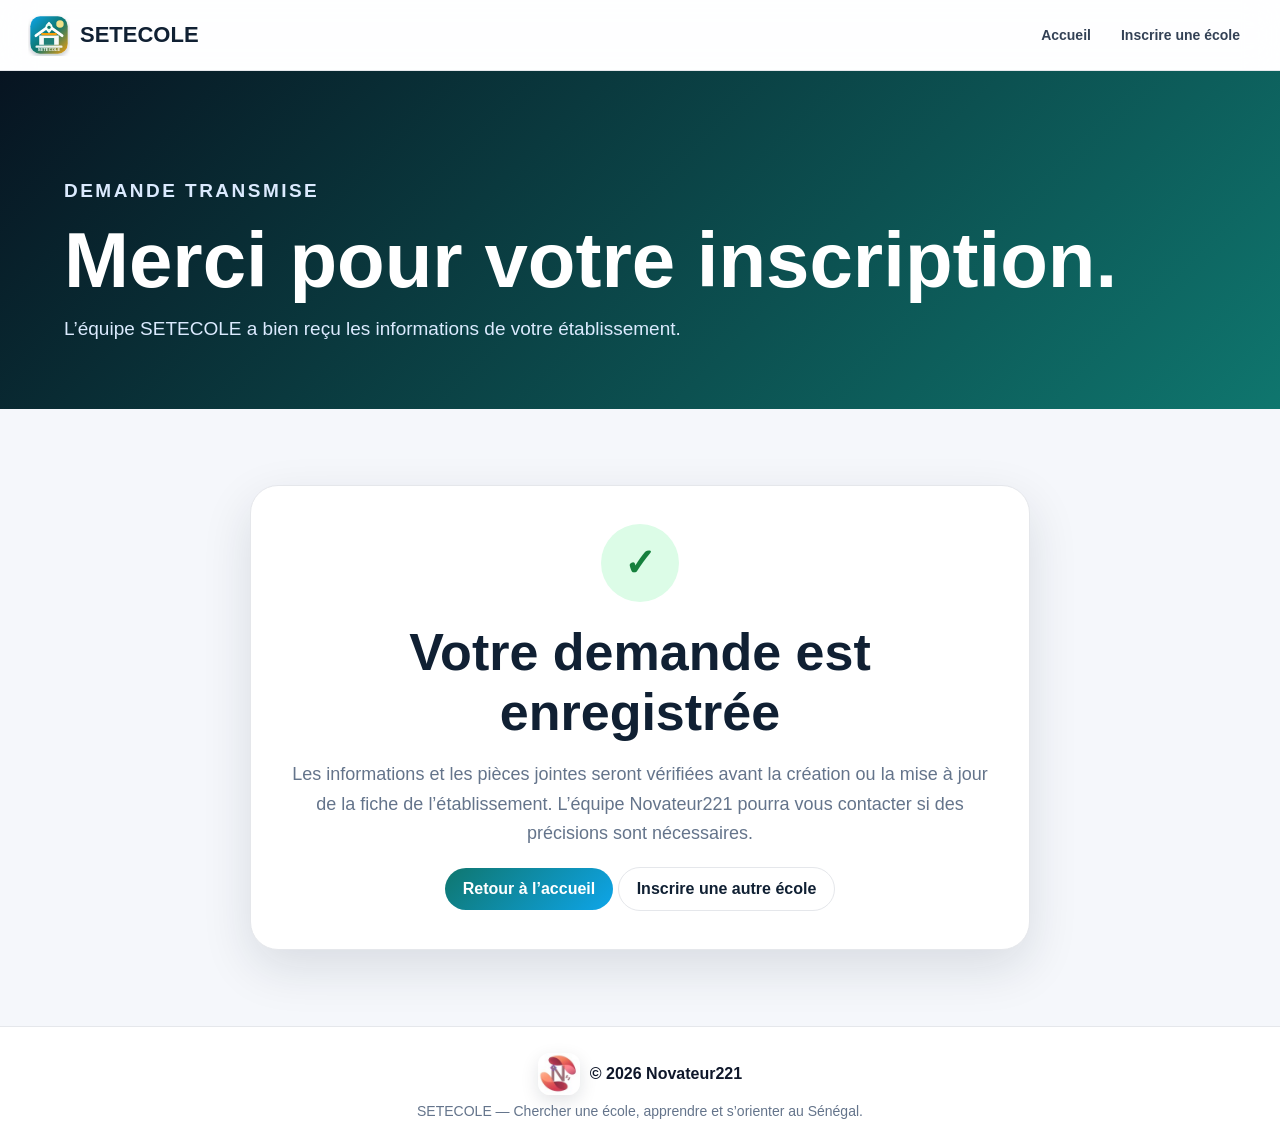
<file: inscription-reussie.html>
<!DOCTYPE html><html lang="fr"><head><meta charset="utf-8"><meta name="viewport" content="width=device-width,initial-scale=1"><title>Demande envoyée — SETECOLE</title><link href="style.css" rel="stylesheet"><link href="assets/favicon.png" rel="icon" type="image/png"><link href="assets/favicon.png" rel="apple-touch-icon"></head><body>
<nav class="topbar"><a class="brand" href="index.html"><img alt="Logo SETECOLE" src="assets/logo-setecole.svg"><span>SETECOLE</span></a><div class="navlinks"><a href="index.html">Accueil</a><a href="rejoindre-setecole.html">Inscrire une école</a></div></nav>
<main><section class="page-hero"><p class="eyebrow">Demande transmise</p><h1>Merci pour votre inscription.</h1><p>L’équipe SETECOLE a bien reçu les informations de votre établissement.</p></section><section class="section"><article class="success-card"><div class="success-icon">✓</div><h2>Votre demande est enregistrée</h2><p>Les informations et les pièces jointes seront vérifiées avant la création ou la mise à jour de la fiche de l’établissement. L’équipe Novateur221 pourra vous contacter si des précisions sont nécessaires.</p><a class="btn primary" href="index.html">Retour à l’accueil</a> <a class="btn" href="rejoindre-setecole.html">Inscrire une autre école</a></article></section></main>
<footer class="site-footer"><div class="footer-credit"><img src="assets/logo-novateur221.png" alt="Logo Novateur221"><span>© 2026 Novateur221</span></div><p>SETECOLE — Chercher une école, apprendre et s’orienter au Sénégal.</p></footer><script src="site.js"></script></body></html>
</file>
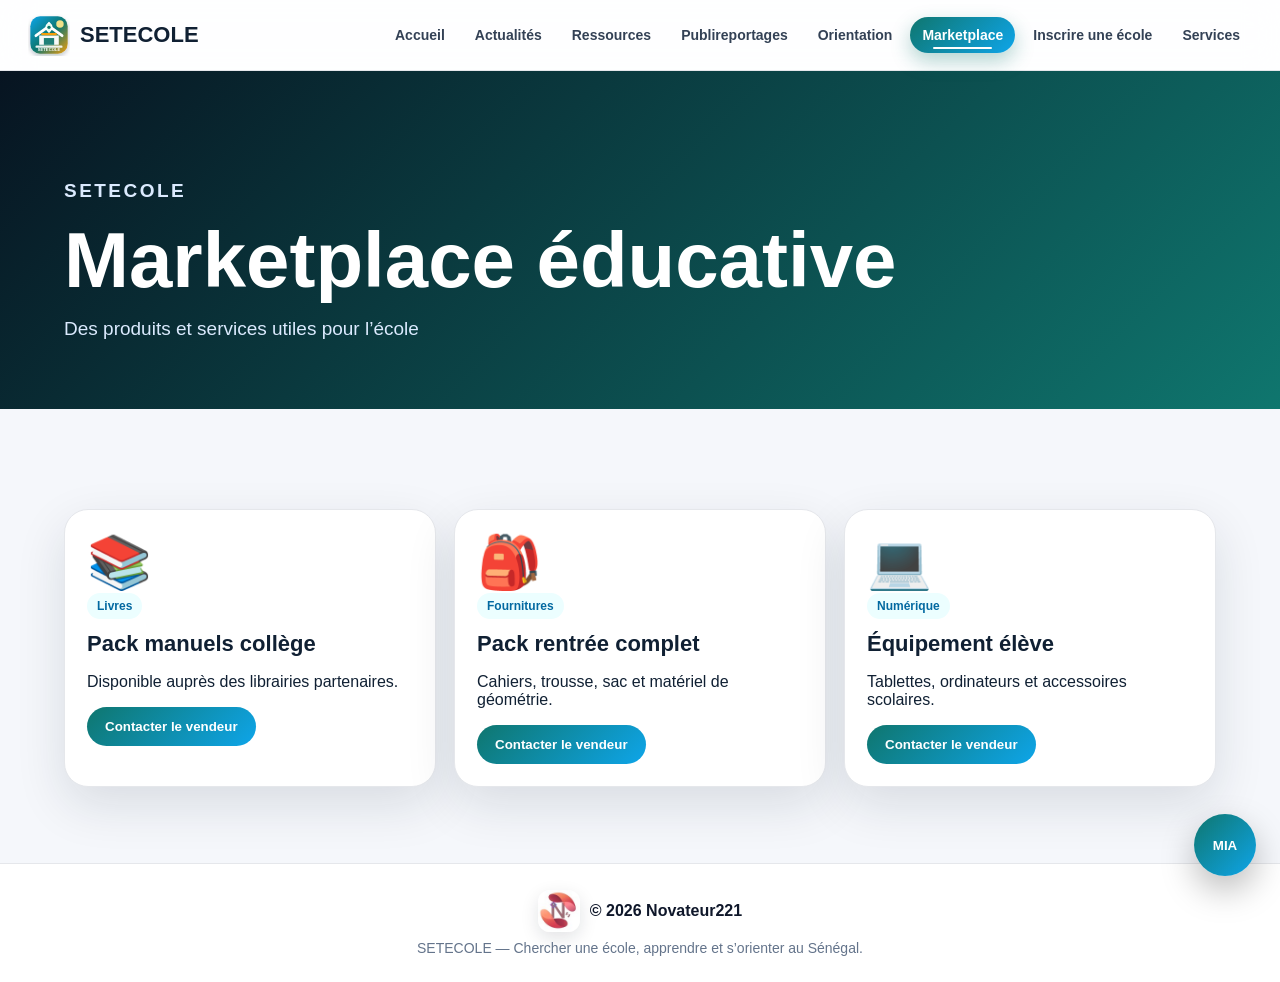
<file: marketplace.html>
<!DOCTYPE html>
<html lang="fr"><head><meta charset="utf-8"/><meta content="width=device-width,initial-scale=1" name="viewport"/><title>Marketplace éducative — SETECOLE</title><link href="style.css" rel="stylesheet"/>
<link href="assets/favicon.png" rel="icon" type="image/png"/>
<link href="assets/favicon.png" rel="apple-touch-icon"/>

<style id="setecole-active-nav-critical">
.navlinks a.is-current-page,.navlinks a[aria-current="page"]{background:linear-gradient(135deg,#0f766e,#0ea5e9)!important;color:#fff!important;box-shadow:0 8px 20px rgba(15,118,110,.32)!important;position:relative!important}
.navlinks a.is-current-page::after,.navlinks a[aria-current="page"]::after{content:"";position:absolute;left:22%;right:22%;bottom:4px;height:2px;border-radius:999px;background:#fff}
@media(max-width:760px){.navlinks a.is-current-page,.navlinks a[aria-current="page"]{display:block!important;border-radius:15px!important;padding:12px 14px!important}}
</style>
</head><body><nav class="topbar"><a class="brand" href="index.html"><img alt="Logo SETECOLE" src="assets/logo-setecole.svg"/><span>SETECOLE</span></a><button class="menu-btn" id="menuBtn">☰</button><div class="navlinks"><a href="index.html">Accueil</a><a href="actualites.html">Actualités</a><a href="ressources.html">Ressources</a><a href="publireportages.html">Publireportages</a><a href="orientation.html">Orientation</a><a aria-current="page" class="is-current-page" href="marketplace.html">Marketplace</a><a href="rejoindre-setecole.html">Inscrire une école</a><a href="services.html">Services</a></div></nav><main><section class="page-hero"><p class="eyebrow">SETECOLE</p><h1>Marketplace éducative</h1><p>Des produits et services utiles pour l’école</p></section><section class="section"><div class="market-grid"><article class="product-card"><div style="font-size:52px">📚</div><span class="tag">Livres</span><h3>Pack manuels collège</h3><p>Disponible auprès des librairies partenaires.</p><button class="btn primary">Contacter le vendeur</button></article><article class="product-card"><div style="font-size:52px">🎒</div><span class="tag">Fournitures</span><h3>Pack rentrée complet</h3><p>Cahiers, trousse, sac et matériel de géométrie.</p><button class="btn primary">Contacter le vendeur</button></article><article class="product-card"><div style="font-size:52px">💻</div><span class="tag">Numérique</span><h3>Équipement élève</h3><p>Tablettes, ordinateurs et accessoires scolaires.</p><button class="btn primary">Contacter le vendeur</button></article></div></section></main><footer class="site-footer"><div class="footer-credit"><img src="assets/logo-novateur221.png" alt="Logo Novateur221"/><span>© 2026 Novateur221</span></div><p>SETECOLE — Chercher une école, apprendre et s’orienter au Sénégal.</p></footer><button aria-label="Ouvrir MIA" class="mia-fab" id="miaFab">MIA</button><section class="mia-widget" id="miaWidget"><header><div><b>MIA</b><small>Assistant SetEcole</small></div><button id="miaClose">×</button></header><div class="mia-widget-messages" id="miaWidgetMessages"><div class="msg bot">Bonjour 👋 Je peux vous aider à trouver une école, une ressource ou une orientation.</div></div><div class="mia-widget-row"><input id="miaWidgetInput" placeholder="Posez votre question..."/><button id="miaWidgetSend">➤</button></div></section><script src="site.js"></script></body></html>
</file>
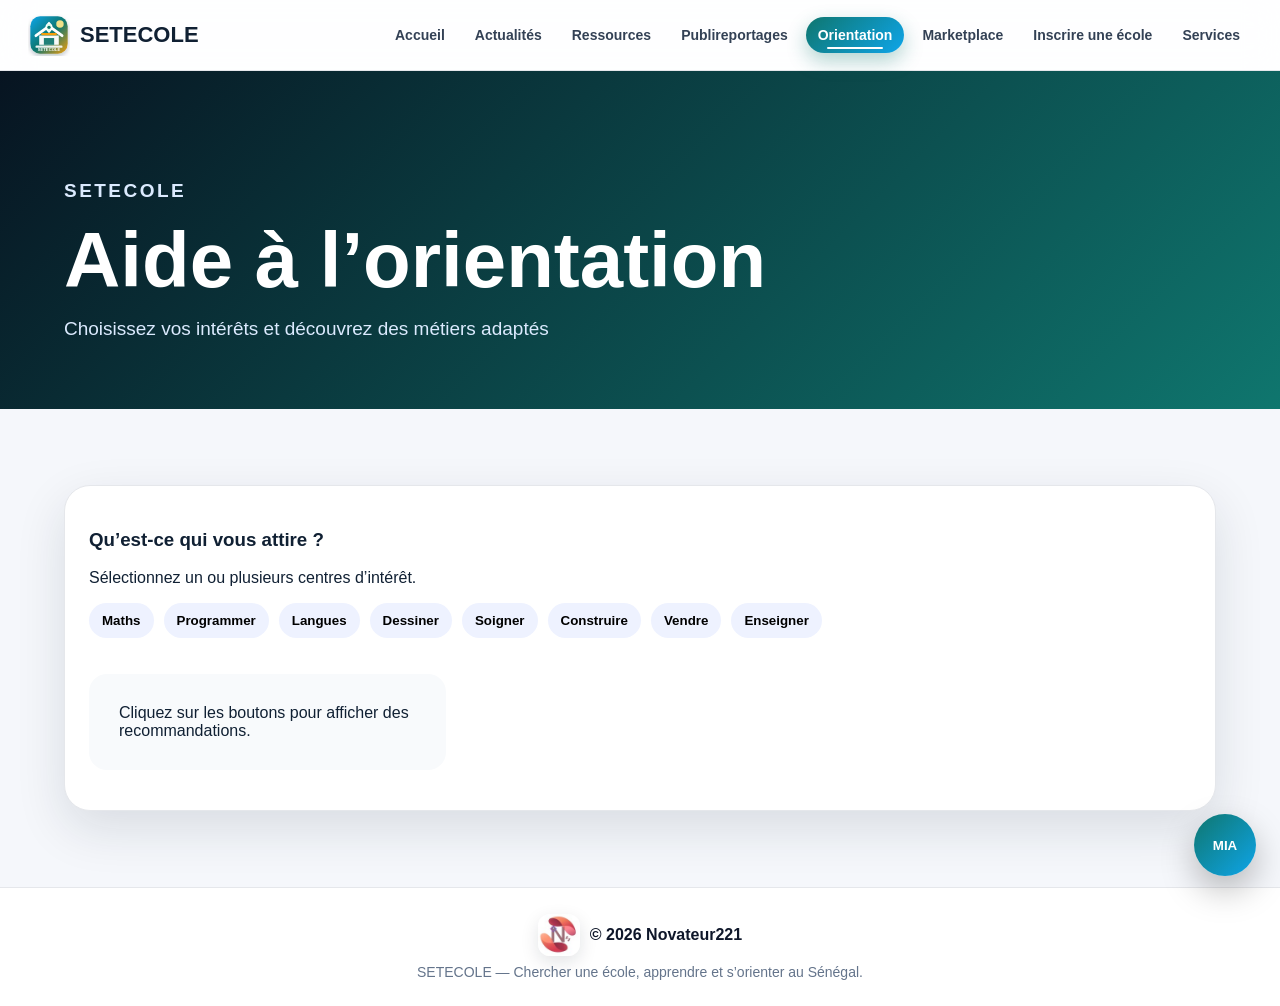
<file: orientation.html>
<!DOCTYPE html>
<html lang="fr"><head><meta charset="utf-8"/><meta content="width=device-width,initial-scale=1" name="viewport"/><title>Aide à l’orientation — SETECOLE</title><link href="style.css" rel="stylesheet"/>
<link href="assets/favicon.png" rel="icon" type="image/png"/>
<link href="assets/favicon.png" rel="apple-touch-icon"/>

<style id="setecole-active-nav-critical">
.navlinks a.is-current-page,.navlinks a[aria-current="page"]{background:linear-gradient(135deg,#0f766e,#0ea5e9)!important;color:#fff!important;box-shadow:0 8px 20px rgba(15,118,110,.32)!important;position:relative!important}
.navlinks a.is-current-page::after,.navlinks a[aria-current="page"]::after{content:"";position:absolute;left:22%;right:22%;bottom:4px;height:2px;border-radius:999px;background:#fff}
@media(max-width:760px){.navlinks a.is-current-page,.navlinks a[aria-current="page"]{display:block!important;border-radius:15px!important;padding:12px 14px!important}}
</style>
</head><body><nav class="topbar"><a class="brand" href="index.html"><img alt="Logo SETECOLE" src="assets/logo-setecole.svg"/><span>SETECOLE</span></a><button class="menu-btn" id="menuBtn">☰</button><div class="navlinks"><a href="index.html">Accueil</a><a href="actualites.html">Actualités</a><a href="ressources.html">Ressources</a><a href="publireportages.html">Publireportages</a><a aria-current="page" class="is-current-page" href="orientation.html">Orientation</a><a href="marketplace.html">Marketplace</a><a href="rejoindre-setecole.html">Inscrire une école</a><a href="services.html">Services</a></div></nav><main><section class="page-hero"><p class="eyebrow">SETECOLE</p><h1>Aide à l’orientation</h1><p>Choisissez vos intérêts et découvrez des métiers adaptés</p></section><section class="section"><div class="orientation-box"><h3>Qu’est-ce qui vous attire ?</h3><p>Sélectionnez un ou plusieurs centres d’intérêt.</p><div class="interest-chips" id="interestChips"></div><div class="career-results" id="careerResults"></div></div></section></main><footer class="site-footer"><div class="footer-credit"><img src="assets/logo-novateur221.png" alt="Logo Novateur221"/><span>© 2026 Novateur221</span></div><p>SETECOLE — Chercher une école, apprendre et s’orienter au Sénégal.</p></footer><script src="orientation.js"></script><button aria-label="Ouvrir MIA" class="mia-fab" id="miaFab">MIA</button><section class="mia-widget" id="miaWidget"><header><div><b>MIA</b><small>Assistant SetEcole</small></div><button id="miaClose">×</button></header><div class="mia-widget-messages" id="miaWidgetMessages"><div class="msg bot">Bonjour 👋 Je peux vous aider à trouver une école, une ressource ou une orientation.</div></div><div class="mia-widget-row"><input id="miaWidgetInput" placeholder="Posez votre question..."/><button id="miaWidgetSend">➤</button></div></section><script src="site.js"></script></body></html>
</file>
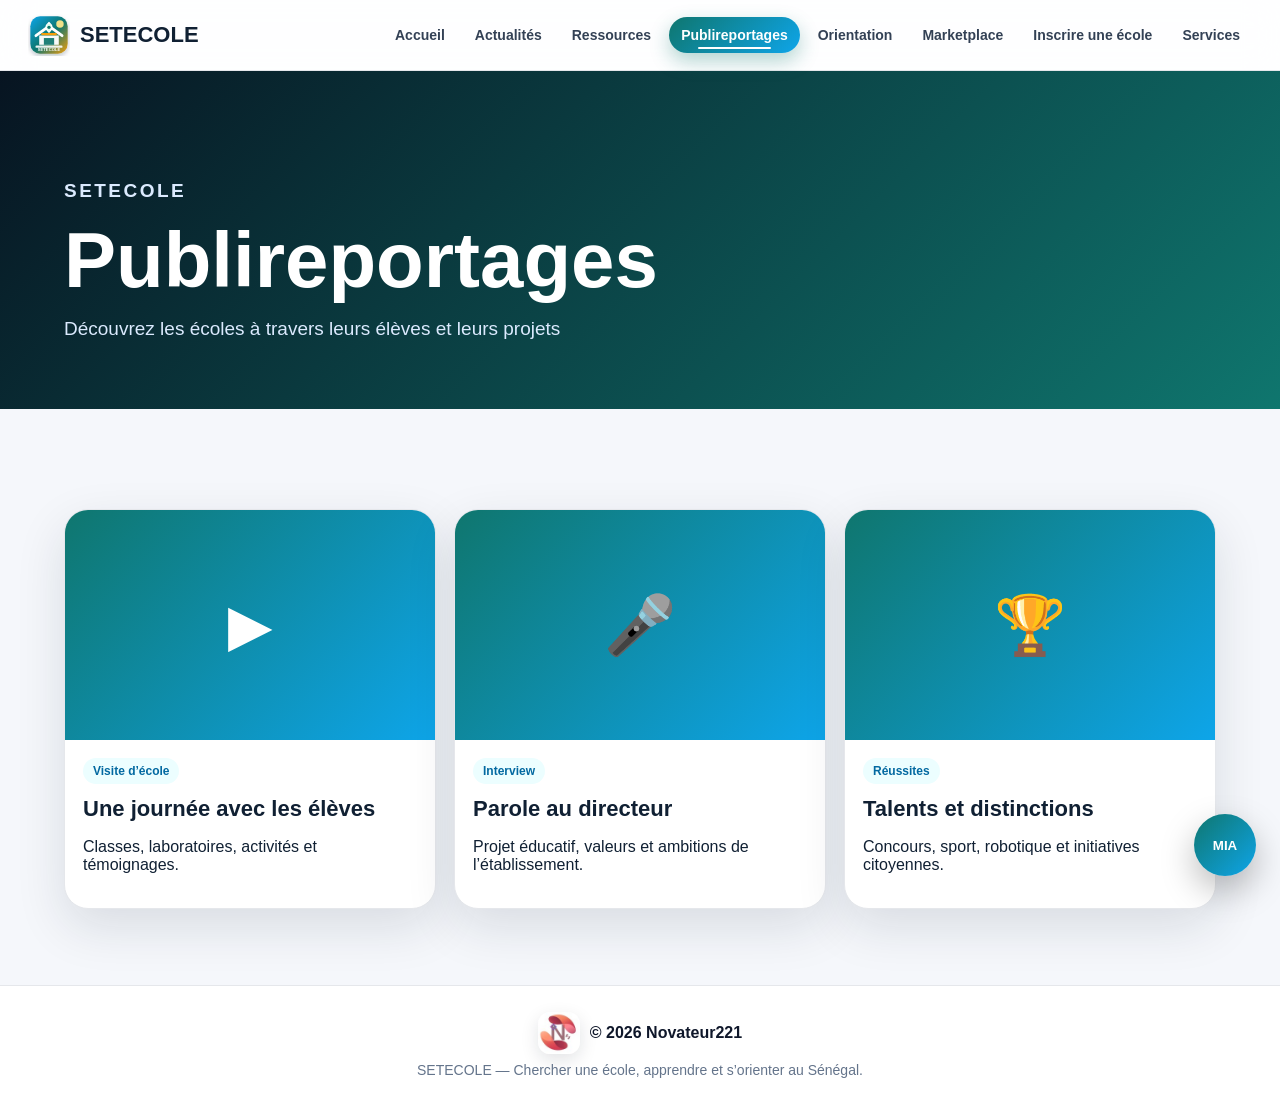
<file: publireportages.html>
<!DOCTYPE html>
<html lang="fr"><head><meta charset="utf-8"/><meta content="width=device-width,initial-scale=1" name="viewport"/><title>Publireportages — SETECOLE</title><link href="style.css" rel="stylesheet"/>
<link href="assets/favicon.png" rel="icon" type="image/png"/>
<link href="assets/favicon.png" rel="apple-touch-icon"/>

<style id="setecole-active-nav-critical">
.navlinks a.is-current-page,.navlinks a[aria-current="page"]{background:linear-gradient(135deg,#0f766e,#0ea5e9)!important;color:#fff!important;box-shadow:0 8px 20px rgba(15,118,110,.32)!important;position:relative!important}
.navlinks a.is-current-page::after,.navlinks a[aria-current="page"]::after{content:"";position:absolute;left:22%;right:22%;bottom:4px;height:2px;border-radius:999px;background:#fff}
@media(max-width:760px){.navlinks a.is-current-page,.navlinks a[aria-current="page"]{display:block!important;border-radius:15px!important;padding:12px 14px!important}}
</style>
</head><body><nav class="topbar"><a class="brand" href="index.html"><img alt="Logo SETECOLE" src="assets/logo-setecole.svg"/><span>SETECOLE</span></a><button class="menu-btn" id="menuBtn">☰</button><div class="navlinks"><a href="index.html">Accueil</a><a href="actualites.html">Actualités</a><a href="ressources.html">Ressources</a><a aria-current="page" class="is-current-page" href="publireportages.html">Publireportages</a><a href="orientation.html">Orientation</a><a href="marketplace.html">Marketplace</a><a href="rejoindre-setecole.html">Inscrire une école</a><a href="services.html">Services</a></div></nav><main><section class="page-hero"><p class="eyebrow">SETECOLE</p><h1>Publireportages</h1><p>Découvrez les écoles à travers leurs élèves et leurs projets</p></section><section class="section"><div class="video-grid"><article class="video-card"><div class="video-thumb">▶</div><div class="card-pad"><span class="tag">Visite d’école</span><h3>Une journée avec les élèves</h3><p>Classes, laboratoires, activités et témoignages.</p></div></article><article class="video-card"><div class="video-thumb">🎤</div><div class="card-pad"><span class="tag">Interview</span><h3>Parole au directeur</h3><p>Projet éducatif, valeurs et ambitions de l’établissement.</p></div></article><article class="video-card"><div class="video-thumb">🏆</div><div class="card-pad"><span class="tag">Réussites</span><h3>Talents et distinctions</h3><p>Concours, sport, robotique et initiatives citoyennes.</p></div></article></div></section></main><footer class="site-footer"><div class="footer-credit"><img src="assets/logo-novateur221.png" alt="Logo Novateur221"/><span>© 2026 Novateur221</span></div><p>SETECOLE — Chercher une école, apprendre et s’orienter au Sénégal.</p></footer><button aria-label="Ouvrir MIA" class="mia-fab" id="miaFab">MIA</button><section class="mia-widget" id="miaWidget"><header><div><b>MIA</b><small>Assistant SetEcole</small></div><button id="miaClose">×</button></header><div class="mia-widget-messages" id="miaWidgetMessages"><div class="msg bot">Bonjour 👋 Je peux vous aider à trouver une école, une ressource ou une orientation.</div></div><div class="mia-widget-row"><input id="miaWidgetInput" placeholder="Posez votre question..."/><button id="miaWidgetSend">➤</button></div></section><script src="site.js"></script></body></html>
</file>
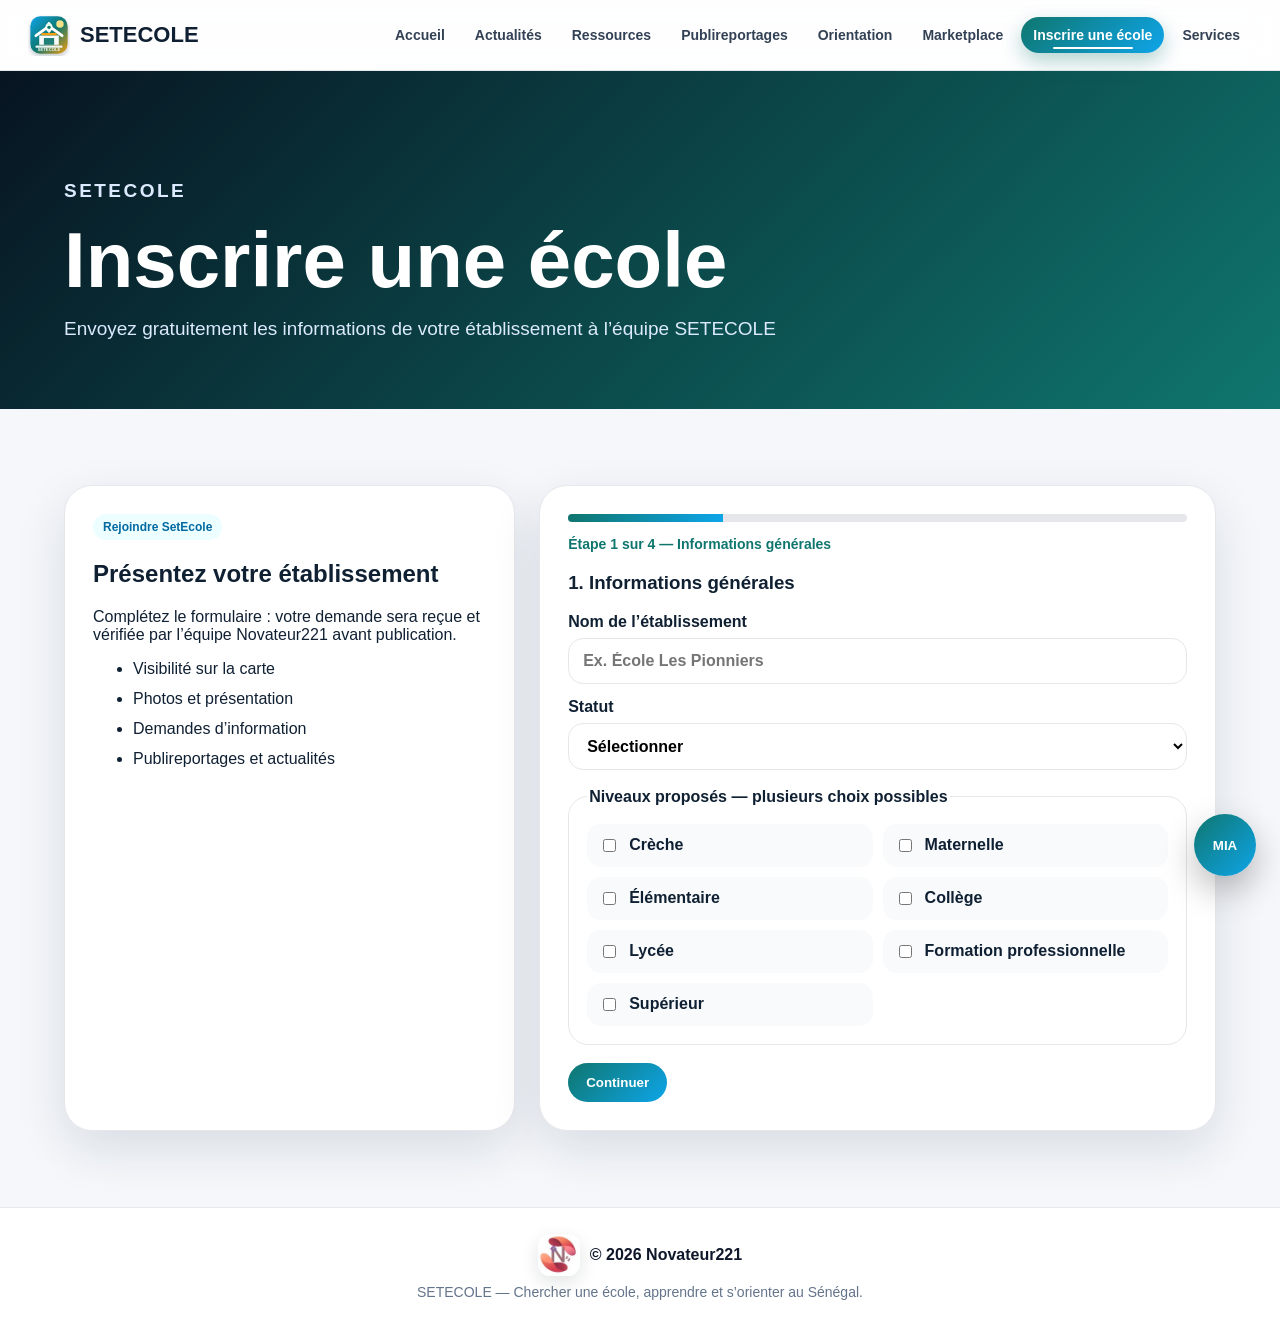
<file: rejoindre-setecole.html>
<!DOCTYPE html>

<html lang="fr"><head><meta charset="utf-8"/><meta content="width=device-width,initial-scale=1" name="viewport"/><title>Inscrire une école — SETECOLE</title><link href="style.css" rel="stylesheet"/>
<link href="assets/favicon.png" rel="icon" type="image/png"/>
<link href="assets/favicon.png" rel="apple-touch-icon"/>
<style id="setecole-active-nav-critical">
.navlinks a.is-current-page,.navlinks a[aria-current="page"]{background:linear-gradient(135deg,#0f766e,#0ea5e9)!important;color:#fff!important;box-shadow:0 8px 20px rgba(15,118,110,.32)!important;position:relative!important}
.navlinks a.is-current-page::after,.navlinks a[aria-current="page"]::after{content:"";position:absolute;left:22%;right:22%;bottom:4px;height:2px;border-radius:999px;background:#fff}
@media(max-width:760px){.navlinks a.is-current-page,.navlinks a[aria-current="page"]{display:block!important;border-radius:15px!important;padding:12px 14px!important}}
</style>
</head><body><nav class="topbar"><a class="brand" href="index.html"><img alt="Logo SETECOLE" src="assets/logo-setecole.svg"/><span>SETECOLE</span></a><button class="menu-btn" id="menuBtn">☰</button><div class="navlinks"><a href="index.html">Accueil</a><a href="actualites.html">Actualités</a><a href="ressources.html">Ressources</a><a href="publireportages.html">Publireportages</a><a href="orientation.html">Orientation</a><a href="marketplace.html">Marketplace</a><a aria-current="page" class="is-current-page" href="rejoindre-setecole.html">Inscrire une école</a><a href="services.html">Services</a></div></nav><main><section class="page-hero"><p class="eyebrow">SETECOLE</p><h1>Inscrire une école</h1><p>Envoyez gratuitement les informations de votre établissement à l’équipe SETECOLE</p></section><section class="section"><div class="form-shell"><div class="form-benefits"><span class="tag">Rejoindre SetEcole</span><h2>Présentez votre établissement</h2><p>Complétez le formulaire : votre demande sera reçue et vérifiée par l’équipe Novateur221 avant publication.</p><ul><li>Visibilité sur la carte</li><li>Photos et présentation</li><li>Demandes d’information</li><li>Publireportages et actualités</li></ul></div><form accept-charset="UTF-8" action="inscription-reussie.html" class="school-form" data-netlify="true" enctype="multipart/form-data" id="schoolForm" method="POST" name="inscription-ecole-setecole" netlify-honeypot="bot-field">
<input name="form-name" type="hidden" value="inscription-ecole-setecole"/>
<p aria-hidden="true" class="form-honey"><label>Ne pas remplir : <input autocomplete="off" name="bot-field" tabindex="-1"/></label></p>
<input name="Objet" type="hidden" value="Nouvelle demande d'inscription d'une école sur SETECOLE"/>
<div aria-label="Progression du formulaire" class="form-progress"><span id="progressBar"></span></div>
<p aria-live="polite" class="form-status" id="formStatus">Étape 1 sur 4 — Informations générales</p>
<div class="form-step active" data-step-title="Informations générales">
<h3>1. Informations générales</h3>
<label>Nom de l’établissement<input autocomplete="organization" name="Nom_etablissement" placeholder="Ex. École Les Pionniers" required=""/></label>
<label>Statut<select name="Statut" required=""><option value="">Sélectionner</option><option>Public</option><option>Privé</option><option>Associatif</option><option>Confessionnel</option></select></label>
<fieldset><legend>Niveaux proposés — plusieurs choix possibles</legend><div class="check-grid">
<label><input name="Niveaux" type="checkbox" value="Crèche"/> Crèche</label><label><input name="Niveaux" type="checkbox" value="Maternelle"/> Maternelle</label><label><input name="Niveaux" type="checkbox" value="Élémentaire"/> Élémentaire</label><label><input name="Niveaux" type="checkbox" value="Collège"/> Collège</label><label><input name="Niveaux" type="checkbox" value="Lycée"/> Lycée</label><label><input name="Niveaux" type="checkbox" value="Formation professionnelle"/> Formation professionnelle</label><label><input name="Niveaux" type="checkbox" value="Supérieur"/> Supérieur</label>
</div></fieldset>
<button class="btn primary next" type="button">Continuer</button>
</div>
<div class="form-step" data-step-title="Localisation et contact">
<h3>2. Localisation et contact</h3>
<div class="form-grid-two"><label>Région<input autocomplete="address-level1" name="Region" placeholder="Ex. Dakar" required=""/></label><label>Département<input name="Departement" placeholder="Ex. Pikine" required=""/></label></div>
<div class="form-grid-two"><label>Commune<input autocomplete="address-level2" name="Commune" required=""/></label><label>Quartier / village<input name="Quartier_village" placeholder="Localité précise"/></label></div>
<label>Lien Google Maps<input name="Lien_Google_Maps" placeholder="https://maps.google.com/..." type="url"/></label>
<button class="btn geo-btn" id="geoBtn" type="button">📍 Utiliser ma position actuelle</button>
<input id="schoolLatitude" name="Latitude" type="hidden"/><input id="schoolLongitude" name="Longitude" type="hidden"/>
<p aria-live="polite" class="geo-status" id="geoStatus"></p>
<div class="form-grid-two"><label>Téléphone / WhatsApp<input autocomplete="tel" name="Telephone" placeholder="+221 ..." required="" type="tel"/></label><label>Email<input autocomplete="email" name="Email" placeholder="ecole@exemple.sn" required="" type="email"/></label></div>
<label>Nom du responsable<input autocomplete="name" name="Responsable" required=""/></label>
<div class="form-actions"><button class="btn prev" type="button">Retour</button><button class="btn primary next" type="button">Continuer</button></div>
</div>
<div class="form-step" data-step-title="Présentation et services">
<h3>3. Présentation et services</h3>
<label>Présentation de l’établissement<textarea name="Presentation" placeholder="Historique, projet pédagogique, capacités, résultats..." required="" rows="6"></textarea></label>
<fieldset><legend>Services disponibles</legend><div class="check-grid">
<label><input name="Services" type="checkbox" value="Cantine"/> Cantine</label><label><input name="Services" type="checkbox" value="Transport"/> Transport</label><label><input name="Services" type="checkbox" value="Internat"/> Internat</label><label><input name="Services" type="checkbox" value="Bibliothèque"/> Bibliothèque</label><label><input name="Services" type="checkbox" value="Laboratoire"/> Laboratoire</label><label><input name="Services" type="checkbox" value="Salle informatique"/> Salle informatique</label><label><input name="Services" type="checkbox" value="Sport"/> Sport</label><label><input name="Services" type="checkbox" value="Accessibilité"/> Accessibilité</label>
</div></fieldset>
<div class="form-grid-two"><label>Effectif approximatif<input inputmode="numeric" min="0" name="Effectif" type="number"/></label><label>Frais annuels indicatifs (FCFA)<input inputmode="numeric" min="0" name="Frais_annuels" type="number"/></label></div>
<div class="form-actions"><button class="btn prev" type="button">Retour</button><button class="btn primary next" type="button">Continuer</button></div>
</div>
<div class="form-step" data-step-title="Documents et validation">
<h3>4. Documents et validation</h3>
<label>Document de renseignement de l’école <small>(PDF, DOC ou DOCX — facultatif)</small><input accept=".pdf,.doc,.docx,application/pdf,application/msword,application/vnd.openxmlformats-officedocument.wordprocessingml.document" name="Document_ecole" type="file"/></label>
<label>Photos de l’établissement <small>(JPG, PNG ou WEBP — plusieurs fichiers possibles)</small><input accept="image/jpeg,image/png,image/webp" multiple="" name="Photos_ecole" type="file"/></label>
<label class="consent-line"><input name="Autorisation" required="" type="checkbox" value="Oui"/> Je certifie être autorisé(e) à transmettre ces informations et j’accepte leur vérification avant publication.</label>
<p class="form-note">🔒 Envoi sécurisé par Netlify Forms. Les informations sont vérifiées avant leur publication sur SETECOLE.</p>
<p class="form-fallback">Un problème d’envoi ? <a href="mailto:novateur221@gmail.com" id="emailFallback">Écrire directement à Novateur221</a></p>
<div class="form-actions"><button class="btn prev" type="button">Retour</button><button class="btn primary" id="schoolSubmit" type="submit">Envoyer la demande</button></div>
</div>
</form></div></section></main><footer class="site-footer"><div class="footer-credit"><img alt="Logo Novateur221" src="assets/logo-novateur221.png"/><span>© 2026 Novateur221</span></div><p>SETECOLE — Chercher une école, apprendre et s’orienter au Sénégal.</p></footer><script src="form.js"></script><button aria-label="Ouvrir MIA" class="mia-fab" id="miaFab">MIA</button><section class="mia-widget" id="miaWidget"><header><div><b>MIA</b><small>Assistant SetEcole</small></div><button id="miaClose">×</button></header><div class="mia-widget-messages" id="miaWidgetMessages"><div class="msg bot">Bonjour 👋 Je peux vous aider à trouver une école, une ressource ou une orientation.</div></div><div class="mia-widget-row"><input id="miaWidgetInput" placeholder="Posez votre question..."/><button id="miaWidgetSend">➤</button></div></section><script src="site.js"></script></body></html>
</file>
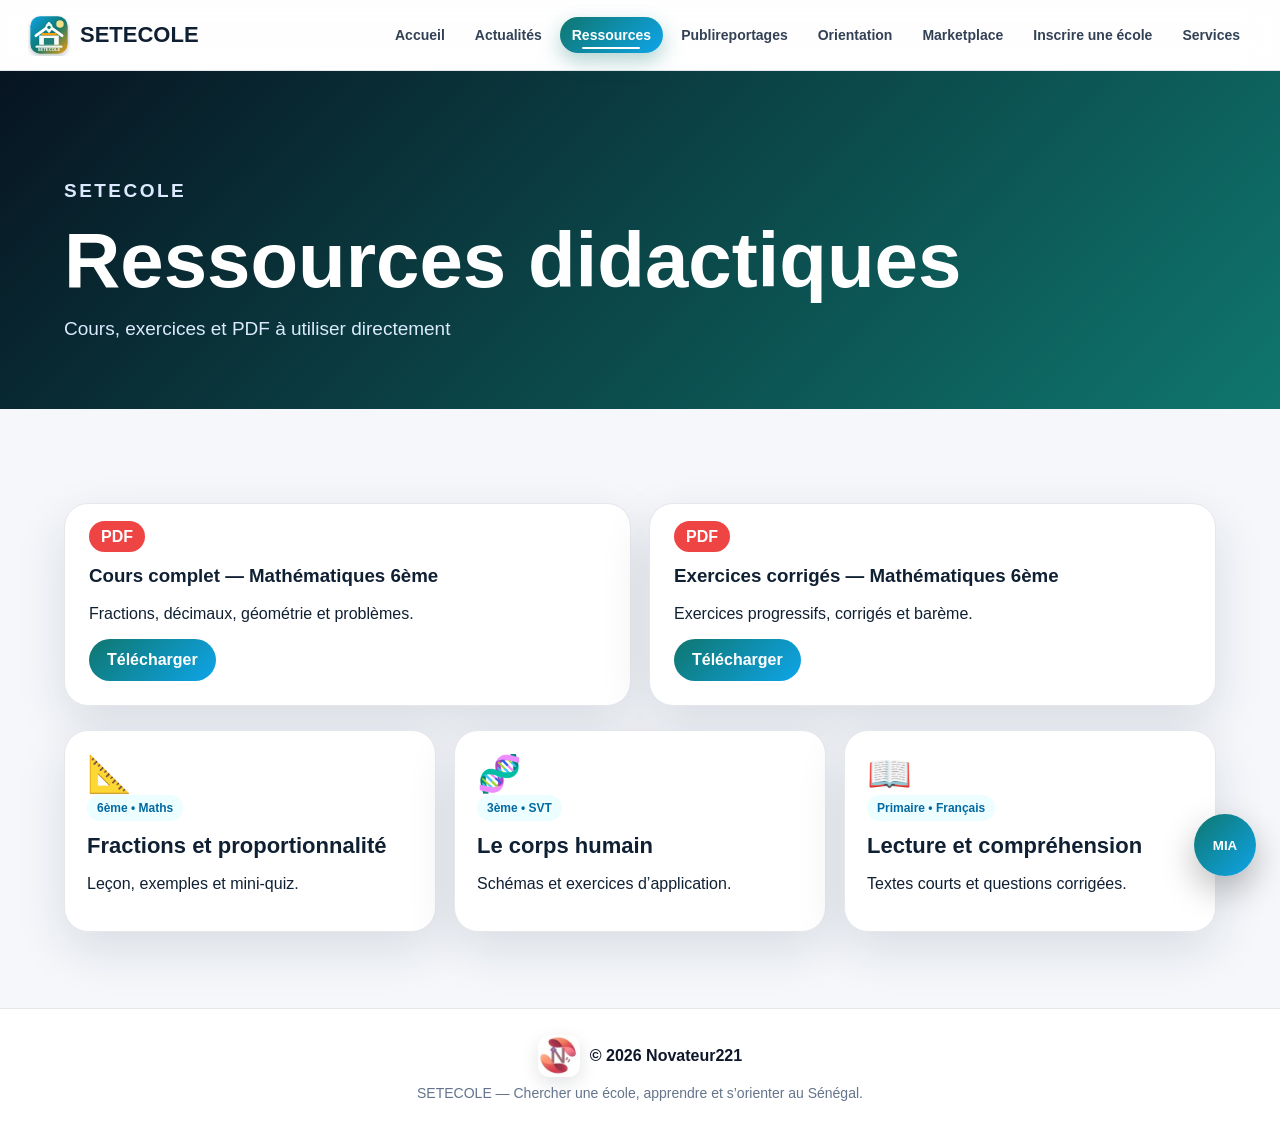
<file: ressources.html>
<!DOCTYPE html>
<html lang="fr"><head><meta charset="utf-8"/><meta content="width=device-width,initial-scale=1" name="viewport"/><title>Ressources didactiques — SETECOLE</title><link href="style.css" rel="stylesheet"/>
<link href="assets/favicon.png" rel="icon" type="image/png"/>
<link href="assets/favicon.png" rel="apple-touch-icon"/>

<style id="setecole-active-nav-critical">
.navlinks a.is-current-page,.navlinks a[aria-current="page"]{background:linear-gradient(135deg,#0f766e,#0ea5e9)!important;color:#fff!important;box-shadow:0 8px 20px rgba(15,118,110,.32)!important;position:relative!important}
.navlinks a.is-current-page::after,.navlinks a[aria-current="page"]::after{content:"";position:absolute;left:22%;right:22%;bottom:4px;height:2px;border-radius:999px;background:#fff}
@media(max-width:760px){.navlinks a.is-current-page,.navlinks a[aria-current="page"]{display:block!important;border-radius:15px!important;padding:12px 14px!important}}
</style>
</head><body><nav class="topbar"><a class="brand" href="index.html"><img alt="Logo SETECOLE" src="assets/logo-setecole.svg"/><span>SETECOLE</span></a><button class="menu-btn" id="menuBtn">☰</button><div class="navlinks"><a href="index.html">Accueil</a><a href="actualites.html">Actualités</a><a aria-current="page" class="is-current-page" href="ressources.html">Ressources</a><a href="publireportages.html">Publireportages</a><a href="orientation.html">Orientation</a><a href="marketplace.html">Marketplace</a><a href="rejoindre-setecole.html">Inscrire une école</a><a href="services.html">Services</a></div></nav><main><section class="page-hero"><p class="eyebrow">SETECOLE</p><h1>Ressources didactiques</h1><p>Cours, exercices et PDF à utiliser directement</p></section><section class="section"><div class="pdf-highlight"><article><span>PDF</span><h3>Cours complet — Mathématiques 6ème</h3><p>Fractions, décimaux, géométrie et problèmes.</p><a class="btn primary" download="" href="ressources/Cours_Maths_6eme_SETECOLE.pdf">Télécharger</a></article><article><span>PDF</span><h3>Exercices corrigés — Mathématiques 6ème</h3><p>Exercices progressifs, corrigés et barème.</p><a class="btn primary" download="" href="ressources/Exercices_Maths_6eme_SETECOLE.pdf">Télécharger</a></article></div><div class="resources-grid"><article class="resource-card"><div class="icon">📐</div><span class="tag">6ème • Maths</span><h3>Fractions et proportionnalité</h3><p>Leçon, exemples et mini-quiz.</p></article><article class="resource-card"><div class="icon">🧬</div><span class="tag">3ème • SVT</span><h3>Le corps humain</h3><p>Schémas et exercices d’application.</p></article><article class="resource-card"><div class="icon">📖</div><span class="tag">Primaire • Français</span><h3>Lecture et compréhension</h3><p>Textes courts et questions corrigées.</p></article></div></section></main><footer class="site-footer"><div class="footer-credit"><img src="assets/logo-novateur221.png" alt="Logo Novateur221"/><span>© 2026 Novateur221</span></div><p>SETECOLE — Chercher une école, apprendre et s’orienter au Sénégal.</p></footer><button aria-label="Ouvrir MIA" class="mia-fab" id="miaFab">MIA</button><section class="mia-widget" id="miaWidget"><header><div><b>MIA</b><small>Assistant SetEcole</small></div><button id="miaClose">×</button></header><div class="mia-widget-messages" id="miaWidgetMessages"><div class="msg bot">Bonjour 👋 Je peux vous aider à trouver une école, une ressource ou une orientation.</div></div><div class="mia-widget-row"><input id="miaWidgetInput" placeholder="Posez votre question..."/><button id="miaWidgetSend">➤</button></div></section><script src="site.js"></script></body></html>
</file>
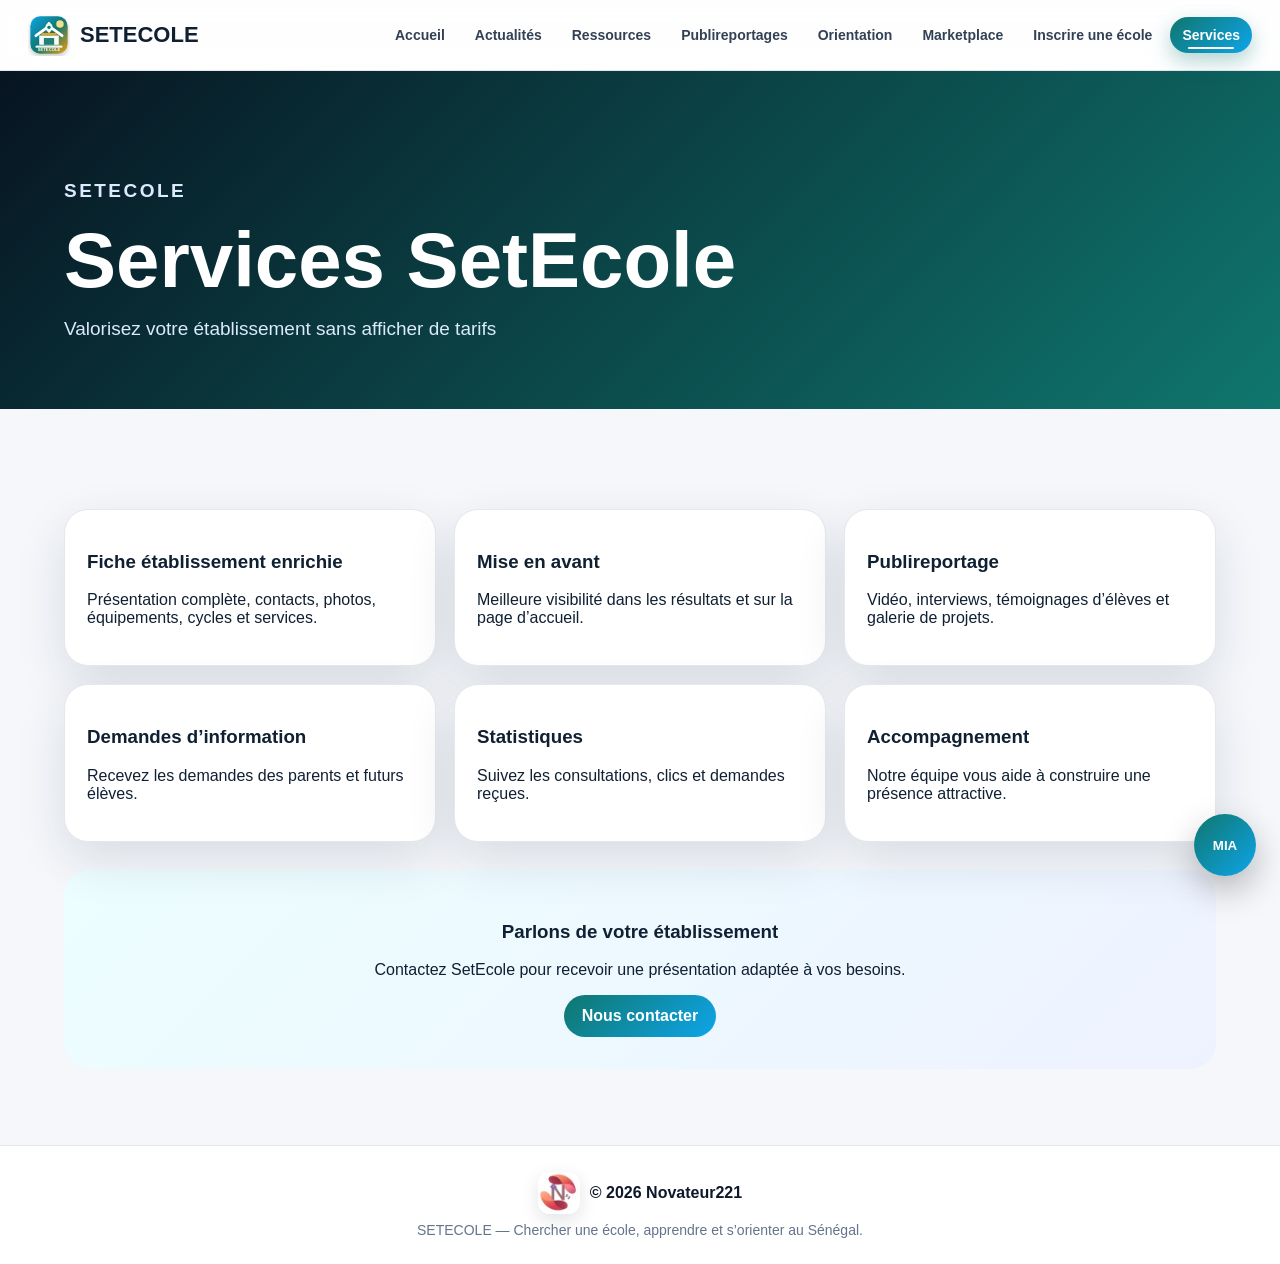
<file: services.html>
<!DOCTYPE html>
<html lang="fr"><head><meta charset="utf-8"/><meta content="width=device-width,initial-scale=1" name="viewport"/><title>Services SetEcole — SETECOLE</title><link href="style.css" rel="stylesheet"/>
<link href="assets/favicon.png" rel="icon" type="image/png"/>
<link href="assets/favicon.png" rel="apple-touch-icon"/>

<style id="setecole-active-nav-critical">
.navlinks a.is-current-page,.navlinks a[aria-current="page"]{background:linear-gradient(135deg,#0f766e,#0ea5e9)!important;color:#fff!important;box-shadow:0 8px 20px rgba(15,118,110,.32)!important;position:relative!important}
.navlinks a.is-current-page::after,.navlinks a[aria-current="page"]::after{content:"";position:absolute;left:22%;right:22%;bottom:4px;height:2px;border-radius:999px;background:#fff}
@media(max-width:760px){.navlinks a.is-current-page,.navlinks a[aria-current="page"]{display:block!important;border-radius:15px!important;padding:12px 14px!important}}
</style>
</head><body><nav class="topbar"><a class="brand" href="index.html"><img alt="Logo SETECOLE" src="assets/logo-setecole.svg"/><span>SETECOLE</span></a><button class="menu-btn" id="menuBtn">☰</button><div class="navlinks"><a href="index.html">Accueil</a><a href="actualites.html">Actualités</a><a href="ressources.html">Ressources</a><a href="publireportages.html">Publireportages</a><a href="orientation.html">Orientation</a><a href="marketplace.html">Marketplace</a><a href="rejoindre-setecole.html">Inscrire une école</a><a aria-current="page" class="is-current-page" href="services.html">Services</a></div></nav><main><section class="page-hero"><p class="eyebrow">SETECOLE</p><h1>Services SetEcole</h1><p>Valorisez votre établissement sans afficher de tarifs</p></section><section class="section"><div class="premium-grid"><article><h3>Fiche établissement enrichie</h3><p>Présentation complète, contacts, photos, équipements, cycles et services.</p></article><article><h3>Mise en avant</h3><p>Meilleure visibilité dans les résultats et sur la page d’accueil.</p></article><article><h3>Publireportage</h3><p>Vidéo, interviews, témoignages d’élèves et galerie de projets.</p></article><article><h3>Demandes d’information</h3><p>Recevez les demandes des parents et futurs élèves.</p></article><article><h3>Statistiques</h3><p>Suivez les consultations, clics et demandes reçues.</p></article><article><h3>Accompagnement</h3><p>Notre équipe vous aide à construire une présence attractive.</p></article></div><div class="contact-cta"><h3>Parlons de votre établissement</h3><p>Contactez SetEcole pour recevoir une présentation adaptée à vos besoins.</p><a class="btn primary" href="rejoindre-setecole.html">Nous contacter</a></div></section></main><footer class="site-footer"><div class="footer-credit"><img src="assets/logo-novateur221.png" alt="Logo Novateur221"/><span>© 2026 Novateur221</span></div><p>SETECOLE — Chercher une école, apprendre et s’orienter au Sénégal.</p></footer><button aria-label="Ouvrir MIA" class="mia-fab" id="miaFab">MIA</button><section class="mia-widget" id="miaWidget"><header><div><b>MIA</b><small>Assistant SetEcole</small></div><button id="miaClose">×</button></header><div class="mia-widget-messages" id="miaWidgetMessages"><div class="msg bot">Bonjour 👋 Je peux vous aider à trouver une école, une ressource ou une orientation.</div></div><div class="mia-widget-row"><input id="miaWidgetInput" placeholder="Posez votre question..."/><button id="miaWidgetSend">➤</button></div></section><script src="site.js"></script></body></html>
</file>
<file: style.css>
:root{--bg:#f5f7fb;--ink:#102033;--muted:#6b7280;--line:#e5e7eb;--primary:#0f766e;--primary2:#0ea5e9;--gold:#f59e0b;--card:#fff;--shadow:0 18px 50px rgba(16,32,51,.12);--radius:26px}*{box-sizing:border-box}html{scroll-behavior:smooth}body{margin:0;background:var(--bg);color:var(--ink);font-family:Inter,Segoe UI,Roboto,Arial,sans-serif}a{text-decoration:none;color:inherit}.topbar{position:sticky;top:0;z-index:1000;display:flex;align-items:center;gap:20px;justify-content:space-between;padding:14px 28px;background:rgba(255,255,255,.88);backdrop-filter:blur(16px);border-bottom:1px solid var(--line)}.brand{display:flex;align-items:center;gap:10px;font-weight:900;font-size:22px}.brand img{width:42px;height:42px}.brand small{background:#ecfeff;color:#0369a1;border-radius:999px;padding:3px 8px;font-size:12px}.navlinks{display:flex;gap:6px;flex-wrap:wrap}.navlinks a{padding:10px 12px;border-radius:999px;color:#334155;font-weight:700;font-size:14px}.navlinks a:hover,.navlinks a.active{background:#e0f2fe;color:#075985}.menu-btn{display:none;border:0;background:#eef2ff;border-radius:14px;padding:10px 12px;font-size:22px}.section{padding:76px 5vw}.hero{position:relative;min-height:760px;display:flex;align-items:center;overflow:hidden;color:white;background:#071421}.hero-bg{position:absolute;inset:0;background:linear-gradient(110deg,rgba(2,6,23,.9),rgba(15,118,110,.7)),url('assets/schools/extra-real-1.png') center/cover;filter:saturate(1.05)}.hero-content{position:relative;max-width:1180px;margin:auto;width:100%}.eyebrow{letter-spacing:.13em;text-transform:uppercase;font-weight:900;color:#0ea5e9;font-size:12px}.hero .eyebrow{color:#a7f3d0}.hero h1{font-size:clamp(42px,7vw,86px);line-height:.95;margin:12px 0;max-width:980px}.lead{font-size:20px;line-height:1.7;max-width:870px;color:rgba(255,255,255,.86)}.hero-search{margin:28px 0;display:flex;max-width:780px;background:white;border-radius:999px;padding:8px;box-shadow:var(--shadow)}input,select,textarea{width:100%;border:1px solid var(--line);border-radius:15px;padding:13px 14px;font:inherit;background:white}.hero-search input{border:0;font-size:17px}.btn{display:inline-flex;align-items:center;justify-content:center;gap:8px;border:1px solid var(--line);background:white;color:#102033;padding:12px 18px;border-radius:999px;font-weight:900;cursor:pointer}.btn.primary{background:linear-gradient(135deg,var(--primary),var(--primary2));border:0;color:white}.btn.full{width:100%}.hero-actions,.metrics{display:flex;flex-wrap:wrap;gap:14px}.metrics{margin-top:42px}.metrics article{background:rgba(255,255,255,.12);border:1px solid rgba(255,255,255,.2);backdrop-filter:blur(10px);padding:20px 24px;border-radius:22px;min-width:170px}.metrics b{display:block;font-size:34px}.metrics span{color:#dbeafe}.section-head{max-width:850px;margin-bottom:28px}.section-head h2{font-size:clamp(32px,4.5vw,56px);line-height:1;margin:8px 0}.section-head p{color:var(--muted);font-size:18px;line-height:1.6}.map-layout{display:grid;grid-template-columns:270px minmax(0,1fr) 330px;gap:18px;align-items:stretch}.panel,.map-card,.resource-toolbar,.orientation-box{background:var(--card);border:1px solid var(--line);border-radius:var(--radius);box-shadow:var(--shadow)}.panel{padding:18px}.filters{display:grid;gap:12px}.filters label{font-weight:800;color:#334155;font-size:13px}.filters input,.filters select{margin-top:6px}.map-card{overflow:hidden;min-height:640px;position:relative}#map{height:640px;width:100%;z-index:1}.route-panel{position:absolute;left:18px;right:18px;bottom:18px;z-index:5;background:white;border-radius:18px;padding:14px;box-shadow:0 8px 24px rgba(0,0,0,.18);font-weight:800}.mia-panel h3{font-size:28px;margin:4px 0 10px}.chat-messages{height:395px;overflow:auto;border:1px solid var(--line);border-radius:20px;padding:14px;background:#f8fafc;margin-bottom:12px}.msg{padding:10px 12px;border-radius:16px;margin:8px 0;line-height:1.45}.msg.user{background:#dbeafe;margin-left:20px}.msg.bot{background:#ecfdf5;margin-right:20px}.chat-row{display:flex;gap:8px}.chips,.category-tabs,.interest-chips{display:flex;gap:10px;flex-wrap:wrap;margin-top:12px}.chips button,.category-tabs button,.interest-chips button{border:0;border-radius:999px;padding:10px 13px;background:#eef2ff;font-weight:800;cursor:pointer}.category-tabs button.active,.interest-chips button.active{background:#0f766e;color:white}.schools-grid,.news-grid,.resources-grid,.video-grid,.market-grid,.premium-grid{display:grid;grid-template-columns:repeat(3,minmax(0,1fr));gap:18px;margin-top:24px}.school-card,.news-card,.resource-card,.video-card,.product-card,.premium-grid article,.ad-card,.pdf-highlight article{background:white;border:1px solid var(--line);border-radius:24px;overflow:hidden;box-shadow:var(--shadow)}.school-card img,.news-card img,.video-thumb{width:100%;height:170px;object-fit:cover;background:linear-gradient(135deg,#dbeafe,#ccfbf1)}.card-pad{padding:18px}.tag{display:inline-flex;background:#ecfeff;color:#0369a1;border-radius:999px;padding:6px 10px;font-size:12px;font-weight:900}.school-card h3,.news-card h3,.resource-card h3,.video-card h3,.product-card h3{margin:12px 0 8px;font-size:22px}.meta{display:flex;gap:8px;flex-wrap:wrap;color:#64748b;font-size:13px}.featured-news{display:grid;grid-template-columns:1.2fr .8fr;gap:22px}.featured-news article:first-child{min-height:360px;background:linear-gradient(135deg,rgba(15,23,42,.1),rgba(15,118,110,.1)),white}.news-card.featured{display:grid;grid-template-columns:1fr;align-content:end;padding:30px}.news-card.featured h3{font-size:40px}.resource-toolbar{display:flex;gap:12px;padding:14px;margin-bottom:18px}.pdf-highlight{display:grid;grid-template-columns:repeat(2,minmax(0,1fr));gap:18px;margin:18px 0}.pdf-highlight article{padding:24px}.pdf-highlight span{font-weight:900;color:white;background:#ef4444;border-radius:999px;padding:7px 12px}.resource-card,.product-card,.premium-grid article{padding:22px}.resource-card .icon{font-size:36px}.video-thumb{height:230px;display:flex;align-items:center;justify-content:center;font-size:58px;color:white;background:linear-gradient(135deg,#0f766e,#0ea5e9)}.ad-row{display:grid;grid-template-columns:repeat(3,1fr);gap:16px;margin-bottom:24px}.ad-card{padding:18px;background:linear-gradient(135deg,#fff7ed,#ecfeff)}.ad-card b,.ad-card span{display:block}.ad-card.small{box-shadow:none;margin-top:10px}.orientation-box{padding:24px}.career-results{display:grid;grid-template-columns:repeat(3,1fr);gap:16px;margin-top:20px}.career{background:#f8fafc;border:1px solid var(--line);padding:18px;border-radius:20px}.product-card .price{font-size:24px;font-weight:900;color:#0f766e}.premium-grid article b{display:block;margin-top:18px;color:#0f766e;font-size:20px}.modal{display:none;position:fixed;inset:0;background:rgba(2,6,23,.72);z-index:2000;padding:5vw;overflow:auto}.modal.open{display:block}.modal-content{max-width:900px;margin:auto;background:white;border-radius:28px;box-shadow:var(--shadow);overflow:hidden}.modal-hero{height:260px;background-size:cover;background-position:center}.modal-body{padding:26px}.close{float:right;border:0;background:#fee2e2;color:#991b1b;border-radius:999px;padding:8px 12px;font-weight:900;cursor:pointer}.leaflet-popup-content-wrapper{border-radius:18px}.pop img{width:100%;height:90px;object-fit:cover;border-radius:12px}.popup-btn{margin-top:8px;border:0;background:#0f766e;color:#fff;border-radius:12px;padding:7px 9px;font-weight:800}footer{text-align:center;padding:30px;color:#64748b;background:white;border-top:1px solid var(--line)}@media(max-width:1100px){.map-layout{grid-template-columns:1fr}.map-card,#map{height:560px}.schools-grid,.news-grid,.resources-grid,.video-grid,.market-grid,.premium-grid,.career-results{grid-template-columns:repeat(2,1fr)}.featured-news{grid-template-columns:1fr}.mia-panel{order:3}}@media(max-width:760px){.navlinks{display:none;position:absolute;top:74px;left:12px;right:12px;background:white;border-radius:22px;padding:12px;box-shadow:var(--shadow)}.navlinks.open{display:grid}.menu-btn{display:block}.section{padding:56px 18px}.hero{min-height:760px}.hero-search{border-radius:24px;display:grid}.hero-actions .btn{width:100%}.metrics,.ad-row,.pdf-highlight,.resource-toolbar{display:grid;grid-template-columns:1fr}.schools-grid,.news-grid,.resources-grid,.video-grid,.market-grid,.premium-grid,.career-results{grid-template-columns:1fr}.chat-row{display:grid}.news-card.featured h3{font-size:30px}}

.page-hero{padding:90px 5vw 50px;background:linear-gradient(135deg,#071421,#0f766e);color:white}.page-hero h1{font-size:clamp(42px,7vw,78px);line-height:1;margin:10px 0}.page-hero p{max-width:800px;font-size:19px;color:#dbeafe}.contact-cta{margin-top:28px;padding:32px;border-radius:26px;background:linear-gradient(135deg,#ecfeff,#eef2ff);text-align:center}.mia-fab{position:fixed;right:24px;bottom:24px;z-index:1800;width:62px;height:62px;border:0;border-radius:50%;background:linear-gradient(135deg,#0f766e,#0ea5e9);color:white;font-weight:900;box-shadow:0 14px 34px #0004;cursor:pointer}.mia-widget{position:fixed;right:24px;bottom:98px;z-index:1800;width:min(360px,calc(100vw - 32px));background:white;border:1px solid var(--line);border-radius:24px;box-shadow:var(--shadow);overflow:hidden;display:none}.mia-widget.open{display:block}.mia-widget header{display:flex;justify-content:space-between;align-items:center;padding:16px 18px;background:linear-gradient(135deg,#0f766e,#0ea5e9);color:white}.mia-widget header small{display:block;opacity:.8}.mia-widget header button{border:0;background:transparent;color:white;font-size:24px}.mia-widget-messages{height:260px;overflow:auto;padding:12px;background:#f8fafc}.mia-widget-row{display:flex;gap:8px;padding:12px}.mia-widget-row button{border:0;border-radius:14px;background:#0f766e;color:white;padding:0 16px}.map-error{height:100%;display:grid;place-items:center;text-align:center;padding:30px;background:#eef2ff}.form-shell{display:grid;grid-template-columns:.8fr 1.2fr;gap:24px}.form-benefits,.school-form{background:white;border:1px solid var(--line);border-radius:28px;padding:28px;box-shadow:var(--shadow)}.form-benefits li{margin:12px 0}.school-form label{display:grid;gap:7px;font-weight:800;margin:14px 0}.school-form fieldset{border:1px solid var(--line);border-radius:20px;padding:18px;margin:18px 0}.school-form legend{font-weight:900}.check-grid{display:grid;grid-template-columns:repeat(2,1fr);gap:10px}.check-grid label{display:flex;align-items:center;gap:10px;margin:0;background:#f8fafc;padding:12px;border-radius:14px}.check-grid input{width:auto}.form-step,.form-success{display:none}.form-step.active,.form-success.active{display:block}.form-progress{height:8px;background:#e5e7eb;border-radius:999px;margin-bottom:24px;overflow:hidden}.form-progress span{display:block;height:100%;width:33%;background:linear-gradient(90deg,#0f766e,#0ea5e9);transition:.3s}.form-actions{display:flex;justify-content:space-between;gap:12px}.empty-state{padding:30px;background:#f8fafc;border-radius:18px}@media(max-width:800px){.form-shell{grid-template-columns:1fr}.check-grid{grid-template-columns:1fr}}
/* Accueil national — indicateurs SETECOLE actualisés */
.hero{min-height:980px}
.hero-content{padding-top:28px;padding-bottom:28px}
.national-metrics{display:grid;grid-template-columns:repeat(4,minmax(0,1fr));gap:14px;max-width:1180px}
.national-metrics article{min-width:0;position:relative;overflow:hidden;transition:transform .25s ease,background .25s ease,border-color .25s ease}
.national-metrics article::after{content:"";position:absolute;width:70px;height:70px;border-radius:50%;right:-24px;top:-28px;background:rgba(255,255,255,.09)}
.national-metrics article:hover{transform:translateY(-5px);background:rgba(255,255,255,.18);border-color:rgba(255,255,255,.38)}
.national-metrics article small{display:block;min-height:18px;margin-bottom:8px;color:#a7f3d0;font-size:11px;font-weight:900;letter-spacing:.06em;text-transform:uppercase}
.national-metrics article b{font-size:clamp(26px,3vw,38px);line-height:1.05;white-space:nowrap}
.national-metrics article span{display:block;margin-top:7px;font-size:14px;line-height:1.3}
.national-metrics .fictive-kpi{border-color:rgba(251,191,36,.55);background:rgba(245,158,11,.13)}
.national-metrics .fictive-kpi small{color:#fde68a}
@media(max-width:1050px){.national-metrics{grid-template-columns:repeat(3,minmax(0,1fr))}.hero{min-height:1050px}}
@media(max-width:760px){.hero{min-height:auto;padding-top:72px;padding-bottom:56px}.national-metrics{grid-template-columns:repeat(2,minmax(0,1fr));gap:10px}.national-metrics article{padding:16px 14px}.national-metrics article b{font-size:26px}.national-metrics article span{font-size:13px}.lead{font-size:17px;line-height:1.55}}
@media(max-width:430px){.national-metrics{grid-template-columns:1fr 1fr}.national-metrics article b{font-size:23px}.national-metrics article small{font-size:9px}}


/* Onglet actif : repère visuel permanent sur ordinateur et mobile */
.navlinks a.active,
.navlinks a[aria-current="page"]{
  background:linear-gradient(135deg,#0f766e,#0ea5e9);
  color:#fff;
  box-shadow:0 8px 20px rgba(15,118,110,.28);
  position:relative;
}
.navlinks a.active::after,
.navlinks a[aria-current="page"]::after{
  content:"";
  position:absolute;
  left:22%;
  right:22%;
  bottom:4px;
  height:2px;
  border-radius:999px;
  background:rgba(255,255,255,.9);
}
@media(max-width:760px){
  .navlinks a.active,
  .navlinks a[aria-current="page"]{
    display:block;
    border-radius:15px;
    padding:12px 14px;
  }
}

/* Filtres administratifs en cascade et comparateur d'écoles */
.compare-action{background:#fff7ed;border-color:#f59e0b;color:#9a3412}.compare-action:hover,.compare-action.selected{background:#f59e0b;color:#fff}
.compare-dock{position:fixed;left:50%;bottom:18px;transform:translate(-50%,140%);z-index:1900;width:min(1040px,calc(100% - 28px));display:grid;grid-template-columns:auto 1fr auto;align-items:center;gap:14px;padding:14px 16px;background:rgba(255,255,255,.97);border:1px solid #cbd5e1;border-radius:22px;box-shadow:0 18px 48px rgba(15,23,42,.25);transition:.3s}.compare-dock.visible{transform:translate(-50%,0)}.compare-dock>div:first-child{display:grid}.compare-dock>div:first-child span{font-size:12px;color:#64748b}.compare-mini{display:flex;gap:8px;overflow:auto}.compare-mini span{display:inline-flex;align-items:center;gap:7px;max-width:230px;padding:8px 10px;border-radius:999px;background:#ecfeff;color:#115e59;font-weight:800;white-space:nowrap;overflow:hidden;text-overflow:ellipsis}.compare-mini button,.compare-table th button{border:0;background:#fee2e2;color:#991b1b;width:24px;height:24px;border-radius:50%;cursor:pointer;font-weight:900}.compare-modal{display:none;position:fixed;inset:0;z-index:2300;background:rgba(2,6,23,.74);padding:4vw;overflow:auto}.compare-modal.open{display:block}.compare-dialog{max-width:1180px;margin:auto;background:#fff;border-radius:28px;padding:26px;box-shadow:0 25px 70px #0006}.compare-dialog h2{margin-top:0}.compare-help,.compare-note{color:#64748b}.compare-scroll{overflow:auto;border:1px solid #e2e8f0;border-radius:18px}.compare-table{width:100%;border-collapse:collapse;min-width:780px}.compare-table th,.compare-table td{padding:14px;border-bottom:1px solid #e2e8f0;text-align:left;vertical-align:top}.compare-table thead th{position:sticky;top:0;background:#0f766e;color:#fff;z-index:1}.compare-table tbody th{background:#f8fafc;white-space:nowrap}.compare-table thead th button{float:right}.empty-compare{padding:30px;background:#f8fafc;border-radius:18px;text-align:center}
@media(max-width:760px){.compare-dock{grid-template-columns:1fr auto}.compare-mini{grid-column:1/-1;grid-row:2}.compare-dock>div:first-child{font-size:13px}.compare-dialog{padding:18px;border-radius:20px}.compare-modal{padding:16px}.compare-action{width:100%}}


/* Crédit Novateur221 et contrôles du comparateur */
.site-footer{display:flex;flex-direction:column;align-items:center;justify-content:center;gap:8px;text-align:center;padding:26px 18px;color:#64748b;background:white;border-top:1px solid var(--line)}
.site-footer p{margin:0;font-size:14px}.footer-credit{display:inline-flex;align-items:center;gap:10px;color:#0f172a;font-weight:900}.footer-credit img{width:42px;height:42px;object-fit:contain;border-radius:12px;background:#fff;box-shadow:0 6px 18px rgba(15,23,42,.12)}
.compare-dock{padding-right:52px}.compare-dock-close{position:absolute;right:12px;top:10px;width:32px;height:32px;border:0;border-radius:50%;background:#fee2e2;color:#991b1b;font-size:22px;font-weight:900;line-height:1;cursor:pointer;transition:.2s}.compare-dock-close:hover{transform:scale(1.08);background:#fecaca}.compare-modal-close{font-size:14px}.popup-btn.popup-compare{background:#f59e0b}.popup-btn.popup-compare:hover{background:#d97706}
@media(max-width:760px){.site-footer{padding-bottom:90px}.footer-credit img{width:38px;height:38px}.compare-dock{padding-right:48px}.compare-dock-close{right:9px;top:9px}}


/* Formulaire d'inscription Netlify */
.form-honey{position:absolute!important;left:-9999px!important;width:1px!important;height:1px!important;overflow:hidden!important}
.form-status{margin:-10px 0 20px;color:#0f766e;font-weight:900;font-size:14px}
.form-grid-two{display:grid;grid-template-columns:1fr 1fr;gap:14px}
.school-form label small{font-weight:500;color:#64748b}
.school-form input[type="file"]{padding:12px;background:#f8fafc;border-style:dashed}
.geo-btn{margin-top:-3px}.geo-status{min-height:22px;margin:6px 0 0;color:#0f766e;font-weight:800}
.consent-line{display:flex!important;grid-template-columns:auto 1fr!important;align-items:flex-start;gap:11px;padding:15px;border-radius:16px;background:#f8fafc}
.consent-line input{width:auto;margin-top:4px}.form-note{padding:13px 15px;border-radius:15px;background:#ecfdf5;color:#065f46;line-height:1.5}.form-fallback{font-size:14px;color:#64748b}.form-fallback a{color:#0369a1;font-weight:900;text-decoration:underline}
.school-form button:disabled{opacity:.65;cursor:wait}
.success-card{max-width:780px;margin:0 auto;background:#fff;border:1px solid var(--line);border-radius:28px;padding:38px;box-shadow:var(--shadow);text-align:center}.success-icon{display:grid;place-items:center;width:78px;height:78px;margin:0 auto 20px;border-radius:50%;background:#dcfce7;color:#15803d;font-size:38px;font-weight:900}.success-card h2{font-size:clamp(30px,5vw,52px);margin:8px 0}.success-card p{color:#64748b;font-size:18px;line-height:1.65}
@media(max-width:700px){.form-grid-two{grid-template-columns:1fr}.school-form,.form-benefits{padding:20px}.form-actions{flex-direction:column-reverse}.form-actions .btn{width:100%}}
</file>
